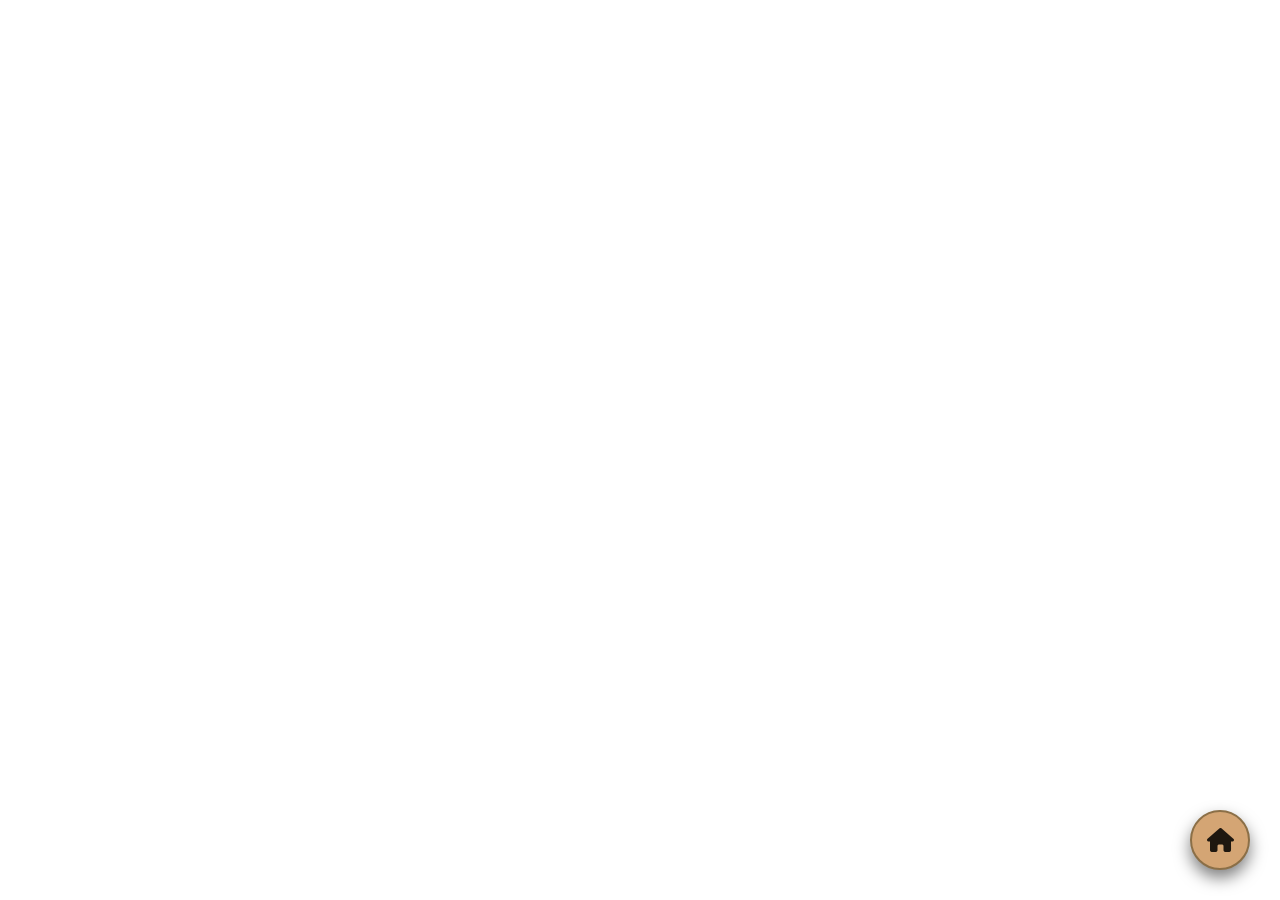
<file: resource/html/index.html>
<!DOCTYPE html>
<html lang="en">
<head>
    <meta charset="UTF-8">
    <meta name="viewport" content="width=device-width, initial-scale=1.0">
    <title>Ranch System - Omni Frontier</title>
    <link rel="stylesheet" href="css/style.css">
    <link rel="stylesheet" href="https://cdnjs.cloudflare.com/ajax/libs/font-awesome/6.4.0/css/all.min.css">
</head>
<body>
    <div class="ranch-ui" id="ranchUI" style="display: none;">
        <!-- Header Bar -->
        <div class="header-bar">
            <div class="ranch-title">
                <i class="fas fa-horse-head"></i>
                <span id="ranchName">Circle T Ranch</span>
            </div>
            <div class="season-weather">
                <span class="season" id="currentSeason">
                    <i class="fas fa-leaf"></i> Spring
                </span>
                <span class="weather" id="currentWeather">
                    <i class="fas fa-sun"></i> Clear
                </span>
            </div>
            <button class="close-btn" onclick="closeUI()">
                <i class="fas fa-times"></i>
            </button>
        </div>

        <!-- Navigation Tabs -->
        <div class="nav-tabs">
            <button class="tab-btn active" onclick="showTab('dashboard')">
                <i class="fas fa-tachometer-alt"></i> Dashboard
            </button>
            <button class="tab-btn" onclick="showTab('livestock')">
                <i class="fas fa-cow"></i> Livestock
            </button>
            <button class="tab-btn" onclick="showTab('workforce')">
                <i class="fas fa-users"></i> Workforce
            </button>
            <button class="tab-btn" onclick="showTab('economy')">
                <i class="fas fa-coins"></i> Economy
            </button>
            <button class="tab-btn" onclick="showTab('environment')">
                <i class="fas fa-tree"></i> Environment
            </button>
            <button class="tab-btn" onclick="showTab('admin')">
                <i class="fas fa-cog"></i> Admin
            </button>
        </div>

        <!-- Dashboard Tab -->
        <div class="tab-content active" id="dashboard">
            <div class="dashboard-header">
                <button class="btn-icon" onclick="openProgressionModal()" title="Skills & Progression">
                    <i class="fas fa-star"></i> Progression
                </button>
                <button class="btn-icon" onclick="openAuctionModal()" title="Auction House">
                    <i class="fas fa-gavel"></i> Auction
                </button>
            </div>
            <div class="dashboard-grid">
                <!-- Quick Stats -->
                <div class="stat-card">
                    <div class="stat-icon">
                        <i class="fas fa-cow"></i>
                    </div>
                    <div class="stat-info">
                        <span class="stat-label">Total Animals</span>
                        <span class="stat-value" id="totalAnimals">0</span>
                    </div>
                </div>
                <div class="stat-card">
                    <div class="stat-icon">
                        <i class="fas fa-users"></i>
                    </div>
                    <div class="stat-info">
                        <span class="stat-label">Workers</span>
                        <span class="stat-value" id="totalWorkers">0</span>
                    </div>
                </div>
                <div class="stat-card">
                    <div class="stat-icon">
                        <i class="fas fa-dollar-sign"></i>
                    </div>
                    <div class="stat-info">
                        <span class="stat-label">Balance</span>
                        <span class="stat-value" id="ranchBalance">$0</span>
                    </div>
                </div>
                <div class="stat-card">
                    <div class="stat-icon">
                        <i class="fas fa-chart-line"></i>
                    </div>
                    <div class="stat-info">
                        <span class="stat-label">Ranch Level</span>
                        <span class="stat-value" id="ranchLevel">1</span>
                    </div>
                </div>

                <!-- Recent Activity -->
                <div class="activity-panel">
                    <h3><i class="fas fa-history"></i> Recent Activity</h3>
                    <div class="activity-list" id="activityList">
                        <div class="activity-item">
                            <span class="activity-time">5 min ago</span>
                            <span class="activity-text">Ranch system initialized</span>
                        </div>
                    </div>
                </div>

                <!-- Ranch Health -->
                <div class="health-panel">
                    <h3><i class="fas fa-heartbeat"></i> Ranch Health</h3>
                    <div class="health-bars">
                        <div class="health-item">
                            <label>Cleanliness</label>
                            <div class="progress-bar">
                                <div class="progress-fill" id="cleanlinessBar" style="width: 75%"></div>
                            </div>
                            <span class="health-value" id="cleanlinessValue">75%</span>
                        </div>
                        <div class="health-item">
                            <label>Morale</label>
                            <div class="progress-bar">
                                <div class="progress-fill morale" id="moraleBar" style="width: 80%"></div>
                            </div>
                            <span class="health-value" id="moraleValue">80%</span>
                        </div>
                        <div class="health-item">
                            <label>Integrity</label>
                            <div class="progress-bar">
                                <div class="progress-fill integrity" id="integrityBar" style="width: 90%"></div>
                            </div>
                            <span class="health-value" id="integrityValue">90%</span>
                        </div>
                    </div>
                </div>
            </div>
        </div>

        <!-- Livestock Tab -->
        <div class="tab-content" id="livestock">
            <div class="livestock-controls">
                <input type="text" class="search-input" placeholder="Search animals..." id="livestockSearch">
                <select class="filter-select" id="speciesFilter">
                    <option value="all">All Species</option>
                    <option value="horse">Horses</option>
                    <option value="cattle">Cattle</option>
                    <option value="sheep">Sheep</option>
                    <option value="pig">Pigs</option>
                    <option value="chicken">Chickens</option>
                </select>
            </div>
            <div class="livestock-grid" id="livestockGrid">
                <!-- Livestock cards will be populated dynamically -->
                <div class="livestock-card">
                    <div class="animal-icon">
                        <i class="fas fa-horse"></i>
                    </div>
                    <h4>Loading animals...</h4>
                    <p>Please wait while we fetch your livestock data.</p>
                </div>
            </div>
        </div>

        <!-- Workforce Tab -->
        <div class="tab-content" id="workforce">
            <div class="workforce-header">
                <h3><i class="fas fa-users"></i> Ranch Workforce</h3>
                <button class="btn-primary" onclick="showHireDialog()">
                    <i class="fas fa-user-plus"></i> Hire Worker
                </button>
            </div>
            <div class="workforce-list" id="workforceList">
                <!-- Workforce entries will be populated dynamically -->
                <div class="worker-card">
                    <div class="worker-info">
                        <i class="fas fa-user"></i>
                        <span>Loading workforce data...</span>
                    </div>
                </div>
            </div>
            <div class="task-board">
                <h3><i class="fas fa-tasks"></i> Task Board</h3>
                <div class="task-list" id="taskList">
                    <!-- Tasks will be populated dynamically -->
                </div>
            </div>
        </div>

        <!-- Economy Tab -->
        <div class="tab-content" id="economy">
            <div class="economy-grid">
                <div class="ledger-panel">
                    <h3><i class="fas fa-book"></i> Ledger</h3>
                    <div class="ledger-summary">
                        <div class="ledger-item">
                            <span>Total Income:</span>
                            <span class="positive" id="totalIncome">$0</span>
                        </div>
                        <div class="ledger-item">
                            <span>Total Expenses:</span>
                            <span class="negative" id="totalExpenses">$0</span>
                        </div>
                        <div class="ledger-item total">
                            <span>Net Balance:</span>
                            <span id="netBalance">$0</span>
                        </div>
                    </div>
                    <div class="ledger-transactions" id="ledgerTransactions">
                        <!-- Transaction history -->
                    </div>
                </div>
                <div class="market-panel">
                    <h3><i class="fas fa-chart-bar"></i> Market Prices</h3>
                    <div class="market-list" id="marketPrices">
                        <!-- Market prices will be populated dynamically -->
                    </div>
                </div>
                <div class="contracts-panel">
                    <h3><i class="fas fa-file-contract"></i> Active Contracts</h3>
                    <div class="contracts-list" id="contractsList">
                        <!-- Contracts will be populated dynamically -->
                    </div>
                </div>
            </div>
        </div>

        <!-- Environment Tab -->
        <div class="tab-content" id="environment">
            <div class="environment-grid">
                <div class="season-panel">
                    <h3><i class="fas fa-calendar-alt"></i> Season Info</h3>
                    <div class="season-display">
                        <div class="season-icon-large" id="seasonIcon">
                            <i class="fas fa-leaf"></i>
                        </div>
                        <div class="season-details">
                            <h2 id="seasonName">Spring</h2>
                            <p id="seasonDescription">Grass is growing, animals are active</p>
                            <div class="season-effects" id="seasonEffects">
                                <span class="effect-badge positive">+15% Crop Growth</span>
                                <span class="effect-badge">+25% Pasture Regrowth</span>
                            </div>
                        </div>
                    </div>
                </div>
                <div class="weather-panel">
                    <h3><i class="fas fa-cloud-sun"></i> Current Weather</h3>
                    <div class="weather-display" id="weatherDisplay">
                        <i class="fas fa-sun weather-icon-large"></i>
                        <p class="weather-type">Clear Skies</p>
                        <p class="temperature">72°F</p>
                    </div>
                </div>
                <div class="hazards-panel">
                    <h3><i class="fas fa-exclamation-triangle"></i> Active Hazards</h3>
                    <div class="hazards-list" id="hazardsList">
                        <p class="no-hazards">No active hazards</p>
                    </div>
                </div>
                <div class="vegetation-panel">
                    <h3><i class="fas fa-seedling"></i> Vegetation Status</h3>
                    <div class="vegetation-stats" id="vegetationStats">
                        <div class="veg-stat">
                            <label>Pasture Quality</label>
                            <div class="progress-bar">
                                <div class="progress-fill" style="width: 85%"></div>
                            </div>
                        </div>
                        <div class="veg-stat">
                            <label>Soil Fertility</label>
                            <div class="progress-bar">
                                <div class="progress-fill" style="width: 70%"></div>
                            </div>
                        </div>
                    </div>
                </div>
            </div>
        </div>

        <!-- Admin Tab -->
        <div class="tab-content" id="admin">
            <div class="admin-panel">
                <h3><i class="fas fa-tools"></i> Administrative Controls</h3>
                <div class="admin-actions">
                    <button class="admin-btn" onclick="adminAction('createRanch')">
                        <i class="fas fa-plus-circle"></i> Create Ranch
                    </button>
                    <button class="admin-btn" onclick="adminAction('transferOwnership')">
                        <i class="fas fa-exchange-alt"></i> Transfer Ownership
                    </button>
                    <button class="admin-btn" onclick="adminAction('setSeason')">
                        <i class="fas fa-calendar"></i> Set Season
                    </button>
                    <button class="admin-btn" onclick="adminAction('triggerHazard')">
                        <i class="fas fa-exclamation-triangle"></i> Trigger Hazard
                    </button>
                    <button class="admin-btn" onclick="adminAction('addAnimal')">
                        <i class="fas fa-horse"></i> Add Animal
                    </button>
                    <button class="admin-btn" onclick="adminAction('grantXP')">
                        <i class="fas fa-star"></i> Grant XP
                    </button>
                </div>
                <div class="admin-logs">
                    <h4><i class="fas fa-clipboard-list"></i> Admin Logs</h4>
                    <div class="log-list" id="adminLogs">
                        <!-- Logs will be populated dynamically -->
                    </div>
                </div>
            </div>
        </div>
    </div>

    <!-- Animal Detail Modal -->
    <div class="modal" id="animalModal" style="display: none;">
        <div class="modal-content modal-large">
            <div class="modal-header">
                <h2><i class="fas fa-horse-head"></i> <span id="modalAnimalName">Animal Details</span></h2>
                <button class="close-btn" onclick="closeAnimalModal()">
                    <i class="fas fa-times"></i>
                </button>
            </div>
            <div class="modal-body">
                <div class="animal-details-grid">
                    <div class="detail-section">
                        <h3><i class="fas fa-info-circle"></i> Basic Info</h3>
                        <div class="info-row">
                            <span class="info-label">Species:</span>
                            <span class="info-value" id="modalSpecies">-</span>
                        </div>
                        <div class="info-row">
                            <span class="info-label">Breed:</span>
                            <span class="info-value" id="modalBreed">-</span>
                        </div>
                        <div class="info-row">
                            <span class="info-label">Age:</span>
                            <span class="info-value" id="modalAge">-</span>
                        </div>
                        <div class="info-row">
                            <span class="info-label">Gender:</span>
                            <span class="info-value" id="modalGender">-</span>
                        </div>
                    </div>
                    <div class="detail-section">
                        <h3><i class="fas fa-heartbeat"></i> Health Status</h3>
                        <div class="stat-bar">
                            <label>Health</label>
                            <div class="progress-bar">
                                <div class="progress-fill" id="modalHealthBar"></div>
                            </div>
                            <span id="modalHealth">-</span>
                        </div>
                        <div class="stat-bar">
                            <label>Trust</label>
                            <div class="progress-bar">
                                <div class="progress-fill morale" id="modalTrustBar"></div>
                            </div>
                            <span id="modalTrust">-</span>
                        </div>
                        <div class="stat-bar">
                            <label>Hunger</label>
                            <div class="progress-bar">
                                <div class="progress-fill integrity" id="modalHungerBar"></div>
                            </div>
                            <span id="modalHunger">-</span>
                        </div>
                    </div>
                    <div class="detail-section">
                        <h3><i class="fas fa-dna"></i> Genetics</h3>
                        <div class="genetics-info">
                            <div class="info-row">
                                <span class="info-label">Bloodline:</span>
                                <span class="info-value" id="modalBloodline">-</span>
                            </div>
                            <div class="info-row">
                                <span class="info-label">Quality:</span>
                                <span class="info-value" id="modalQuality">-</span>
                            </div>
                            <div class="traits-list" id="modalTraits">
                                <!-- Traits will be populated -->
                            </div>
                        </div>
                    </div>
                    <div class="detail-section full-width">
                        <h3><i class="fas fa-clipboard-check"></i> Actions</h3>
                        <div class="action-buttons">
                            <button class="btn-action" onclick="feedAnimal()">
                                <i class="fas fa-apple-alt"></i> Feed
                            </button>
                            <button class="btn-action" onclick="treatAnimal()">
                                <i class="fas fa-medkit"></i> Treat
                            </button>
                            <button class="btn-action" onclick="breedAnimal()">
                                <i class="fas fa-heart"></i> Breed
                            </button>
                            <button class="btn-action" onclick="sellAnimal()">
                                <i class="fas fa-dollar-sign"></i> Sell
                            </button>
                        </div>
                    </div>
                </div>
            </div>
        </div>
    </div>

    <!-- Progression/Skills Tab (Hidden by default, toggled via button) -->
    <div class="modal" id="progressionModal" style="display: none;">
        <div class="modal-content modal-xlarge">
            <div class="modal-header">
                <h2><i class="fas fa-star"></i> Progression & Skills</h2>
                <button class="close-btn" onclick="closeProgressionModal()">
                    <i class="fas fa-times"></i>
                </button>
            </div>
            <div class="modal-body">
                <div class="progression-container">
                    <div class="xp-section">
                        <h3>Ranch Level <span id="progLevel">1</span></h3>
                        <div class="xp-bar">
                            <div class="xp-fill" id="xpBar" style="width: 0%"></div>
                        </div>
                        <p class="xp-text"><span id="currentXP">0</span> / <span id="requiredXP">1000</span> XP</p>
                    </div>
                    <div class="skills-grid">
                        <div class="skill-tree">
                            <h3><i class="fas fa-paw"></i> Husbandry</h3>
                            <div class="skill-list" id="husbandrySkills"></div>
                        </div>
                        <div class="skill-tree">
                            <h3><i class="fas fa-syringe"></i> Veterinary</h3>
                            <div class="skill-list" id="veterinarySkills"></div>
                        </div>
                        <div class="skill-tree">
                            <h3><i class="fas fa-horse-head"></i> Wrangler</h3>
                            <div class="skill-list" id="wranglerSkills"></div>
                        </div>
                        <div class="skill-tree">
                            <h3><i class="fas fa-warehouse"></i> Teamster</h3>
                            <div class="skill-list" id="teamsterSkills"></div>
                        </div>
                    </div>
                    <div class="achievements-section">
                        <h3><i class="fas fa-trophy"></i> Achievements</h3>
                        <div class="achievements-grid" id="achievementsList"></div>
                    </div>
                </div>
            </div>
        </div>
    </div>

    <!-- Auction House Modal -->
    <div class="modal" id="auctionModal" style="display: none;">
        <div class="modal-content modal-large">
            <div class="modal-header">
                <h2><i class="fas fa-gavel"></i> Auction House</h2>
                <button class="close-btn" onclick="closeAuctionModal()">
                    <i class="fas fa-times"></i>
                </button>
            </div>
            <div class="modal-body">
                <div class="auction-container">
                    <div class="auction-controls">
                        <select class="filter-select" id="auctionFilter">
                            <option value="all">All Auctions</option>
                            <option value="livestock">Livestock</option>
                            <option value="equipment">Equipment</option>
                            <option value="goods">Goods</option>
                        </select>
                    </div>
                    <div class="auction-listings" id="auctionListings">
                        <!-- Auction items will be populated -->
                    </div>
                </div>
            </div>
        </div>
    </div>

    <!-- Notification Toast -->
    <div class="notification-toast" id="notificationToast" style="display: none;">
        <i class="fas fa-info-circle" id="toastIcon"></i>
        <span id="toastMessage">Notification</span>
    </div>

    <!-- Tooltip -->
    <div class="tooltip" id="tooltip" style="display: none;">
        <div class="tooltip-content" id="tooltipContent"></div>
    </div>

    <!-- Quick Access Button (floating) -->
    <div class="quick-access-btn" onclick="showTab('dashboard')" title="Open Dashboard">
        <i class="fas fa-home"></i>
    </div>

    <script src="https://code.jquery.com/jquery-3.6.0.min.js" integrity="sha256-/xUj+3OJU5yExlq6GSYGSHk7tPXikynS7ogEvDej/m4=" crossorigin="anonymous"></script>
    <script src="js/app.js"></script>
</body>
</html>
</file>
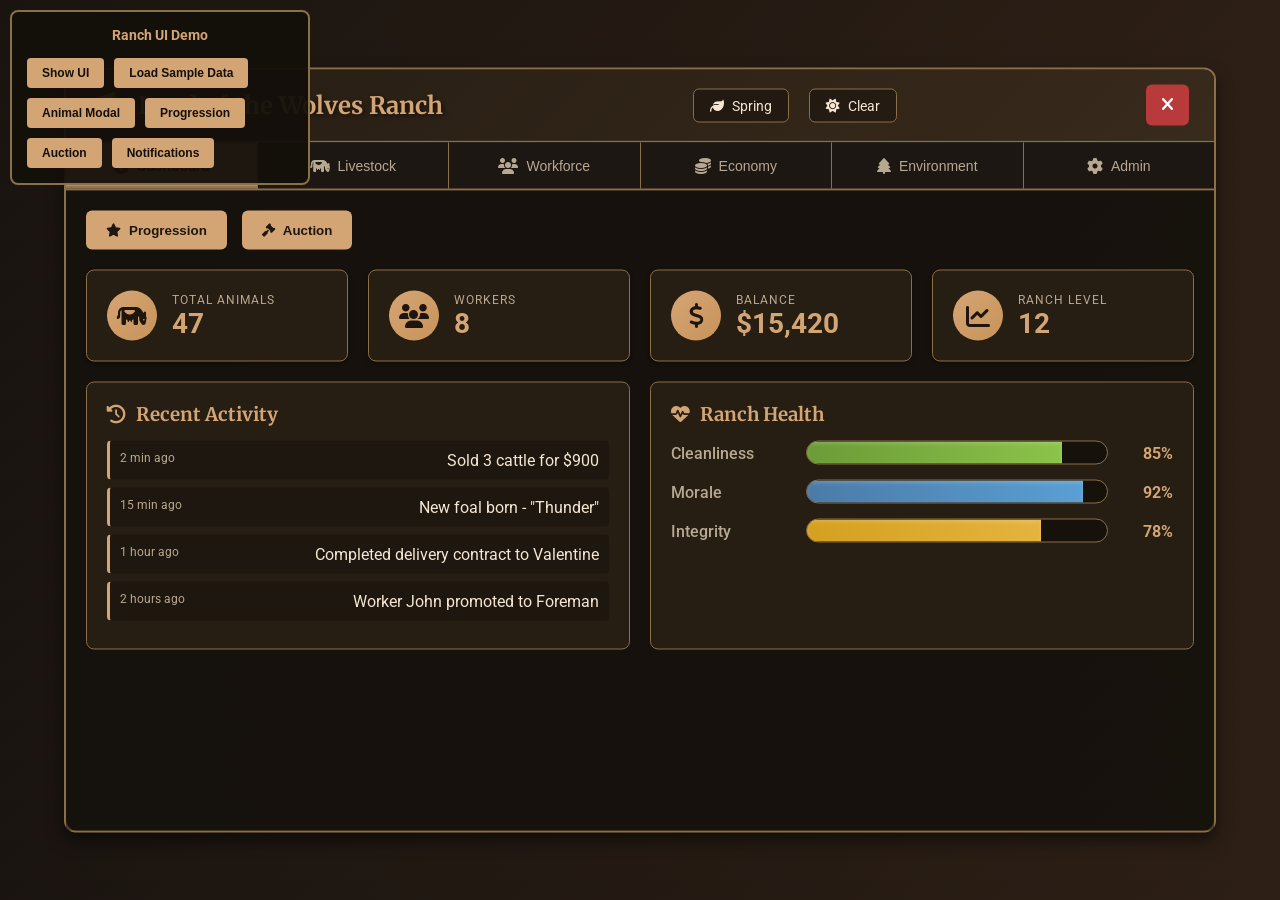
<file: resource/html/demo.html>
<!DOCTYPE html>
<html lang="en">
<head>
    <meta charset="UTF-8">
    <meta name="viewport" content="width=device-width, initial-scale=1.0">
    <title>Ranch System UI Demo - Land of the Wolves</title>
    <link rel="stylesheet" href="css/style.css">
    <link rel="stylesheet" href="https://cdnjs.cloudflare.com/ajax/libs/font-awesome/6.4.0/css/all.min.css">
    <style>
        /* Demo-specific styles */
        body {
            background: linear-gradient(135deg, #1a1410 0%, #2d1f15 100%);
            padding: 20px;
        }
        
        .demo-controls {
            position: fixed;
            top: 10px;
            left: 10px;
            background: rgba(20, 15, 10, 0.95);
            border: 2px solid #8b6f47;
            border-radius: 8px;
            padding: 15px;
            z-index: 30000;
            display: flex;
            gap: 10px;
            flex-wrap: wrap;
            max-width: 300px;
        }
        
        .demo-btn {
            background: #d4a574;
            border: none;
            color: #140f0a;
            padding: 8px 15px;
            border-radius: 4px;
            cursor: pointer;
            font-weight: 600;
            font-size: 12px;
            transition: all 0.3s;
        }
        
        .demo-btn:hover {
            background: #c9935a;
            transform: scale(1.05);
        }
        
        .demo-title {
            width: 100%;
            color: #d4a574;
            font-weight: 700;
            font-size: 14px;
            margin-bottom: 5px;
            text-align: center;
        }
    </style>
</head>
<body>
    <!-- Demo Controls -->
    <div class="demo-controls">
        <div class="demo-title">Ranch UI Demo</div>
        <button class="demo-btn" onclick="showUI()">Show UI</button>
        <button class="demo-btn" onclick="loadSampleData()">Load Sample Data</button>
        <button class="demo-btn" onclick="demoAnimalModal()">Animal Modal</button>
        <button class="demo-btn" onclick="demoProgression()">Progression</button>
        <button class="demo-btn" onclick="demoAuction()">Auction</button>
        <button class="demo-btn" onclick="demoNotifications()">Notifications</button>
    </div>

    <!-- Main Ranch UI (copied from index.html) -->
    <div class="ranch-ui" id="ranchUI" style="display: none;">
        <!-- Header Bar -->
        <div class="header-bar">
            <div class="ranch-title">
                <i class="fas fa-horse-head"></i>
                <span id="ranchName">Land of the Wolves Ranch</span>
            </div>
            <div class="season-weather">
                <span class="season" id="currentSeason">
                    <i class="fas fa-leaf"></i> Spring
                </span>
                <span class="weather" id="currentWeather">
                    <i class="fas fa-sun"></i> Clear
                </span>
            </div>
            <button class="close-btn" onclick="closeUI()">
                <i class="fas fa-times"></i>
            </button>
        </div>

        <!-- Navigation Tabs -->
        <div class="nav-tabs">
            <button class="tab-btn active" onclick="showTab('dashboard')">
                <i class="fas fa-tachometer-alt"></i> Dashboard
            </button>
            <button class="tab-btn" onclick="showTab('livestock')">
                <i class="fas fa-cow"></i> Livestock
            </button>
            <button class="tab-btn" onclick="showTab('workforce')">
                <i class="fas fa-users"></i> Workforce
            </button>
            <button class="tab-btn" onclick="showTab('economy')">
                <i class="fas fa-coins"></i> Economy
            </button>
            <button class="tab-btn" onclick="showTab('environment')">
                <i class="fas fa-tree"></i> Environment
            </button>
            <button class="tab-btn" onclick="showTab('admin')">
                <i class="fas fa-cog"></i> Admin
            </button>
        </div>

        <!-- Dashboard Tab -->
        <div class="tab-content active" id="dashboard">
            <div class="dashboard-header">
                <button class="btn-icon" onclick="openProgressionModal()" title="Skills & Progression">
                    <i class="fas fa-star"></i> Progression
                </button>
                <button class="btn-icon" onclick="openAuctionModal()" title="Auction House">
                    <i class="fas fa-gavel"></i> Auction
                </button>
            </div>
            <div class="dashboard-grid">
                <!-- Quick Stats -->
                <div class="stat-card">
                    <div class="stat-icon">
                        <i class="fas fa-cow"></i>
                    </div>
                    <div class="stat-info">
                        <span class="stat-label">Total Animals</span>
                        <span class="stat-value" id="totalAnimals">47</span>
                    </div>
                </div>
                <div class="stat-card">
                    <div class="stat-icon">
                        <i class="fas fa-users"></i>
                    </div>
                    <div class="stat-info">
                        <span class="stat-label">Workers</span>
                        <span class="stat-value" id="totalWorkers">8</span>
                    </div>
                </div>
                <div class="stat-card">
                    <div class="stat-icon">
                        <i class="fas fa-dollar-sign"></i>
                    </div>
                    <div class="stat-info">
                        <span class="stat-label">Balance</span>
                        <span class="stat-value" id="ranchBalance">$15,420</span>
                    </div>
                </div>
                <div class="stat-card">
                    <div class="stat-icon">
                        <i class="fas fa-chart-line"></i>
                    </div>
                    <div class="stat-info">
                        <span class="stat-label">Ranch Level</span>
                        <span class="stat-value" id="ranchLevel">12</span>
                    </div>
                </div>

                <!-- Recent Activity -->
                <div class="activity-panel">
                    <h3><i class="fas fa-history"></i> Recent Activity</h3>
                    <div class="activity-list" id="activityList">
                        <div class="activity-item">
                            <span class="activity-time">2 min ago</span>
                            <span class="activity-text">Sold 3 cattle for $900</span>
                        </div>
                        <div class="activity-item">
                            <span class="activity-time">15 min ago</span>
                            <span class="activity-text">New foal born - "Thunder"</span>
                        </div>
                        <div class="activity-item">
                            <span class="activity-time">1 hour ago</span>
                            <span class="activity-text">Completed delivery contract to Valentine</span>
                        </div>
                        <div class="activity-item">
                            <span class="activity-time">2 hours ago</span>
                            <span class="activity-text">Worker John promoted to Foreman</span>
                        </div>
                    </div>
                </div>

                <!-- Ranch Health -->
                <div class="health-panel">
                    <h3><i class="fas fa-heartbeat"></i> Ranch Health</h3>
                    <div class="health-bars">
                        <div class="health-item">
                            <label>Cleanliness</label>
                            <div class="progress-bar">
                                <div class="progress-fill" id="cleanlinessBar" style="width: 85%"></div>
                            </div>
                            <span class="health-value" id="cleanlinessValue">85%</span>
                        </div>
                        <div class="health-item">
                            <label>Morale</label>
                            <div class="progress-bar">
                                <div class="progress-fill morale" id="moraleBar" style="width: 92%"></div>
                            </div>
                            <span class="health-value" id="moraleValue">92%</span>
                        </div>
                        <div class="health-item">
                            <label>Integrity</label>
                            <div class="progress-bar">
                                <div class="progress-fill integrity" id="integrityBar" style="width: 78%"></div>
                            </div>
                            <span class="health-value" id="integrityValue">78%</span>
                        </div>
                    </div>
                </div>
            </div>
        </div>

        <!-- Livestock Tab -->
        <div class="tab-content" id="livestock">
            <div class="livestock-controls">
                <input type="text" class="search-input" placeholder="Search animals..." id="livestockSearch">
                <select class="filter-select" id="speciesFilter">
                    <option value="all">All Species</option>
                    <option value="horse">Horses</option>
                    <option value="cattle">Cattle</option>
                    <option value="sheep">Sheep</option>
                    <option value="pig">Pigs</option>
                    <option value="chicken">Chickens</option>
                </select>
            </div>
            <div class="livestock-grid" id="livestockGrid"></div>
        </div>

        <!-- Other tabs omitted for brevity - same as index.html -->
        <div class="tab-content" id="workforce"><p style="text-align: center; padding: 40px; color: var(--text-secondary);">Workforce tab content...</p></div>
        <div class="tab-content" id="economy"><p style="text-align: center; padding: 40px; color: var(--text-secondary);">Economy tab content...</p></div>
        <div class="tab-content" id="environment"><p style="text-align: center; padding: 40px; color: var(--text-secondary);">Environment tab content...</p></div>
        <div class="tab-content" id="admin"><p style="text-align: center; padding: 40px; color: var(--text-secondary);">Admin tab content...</p></div>
    </div>

    <!-- Animal Modal (same as index.html) -->
    <div class="modal" id="animalModal" style="display: none;">
        <div class="modal-content modal-large">
            <div class="modal-header">
                <h2><i class="fas fa-horse-head"></i> <span id="modalAnimalName">Animal Details</span></h2>
                <button class="close-btn" onclick="closeAnimalModal()">
                    <i class="fas fa-times"></i>
                </button>
            </div>
            <div class="modal-body">
                <div class="animal-details-grid">
                    <div class="detail-section">
                        <h3><i class="fas fa-info-circle"></i> Basic Info</h3>
                        <div class="info-row">
                            <span class="info-label">Species:</span>
                            <span class="info-value" id="modalSpecies">Horse</span>
                        </div>
                        <div class="info-row">
                            <span class="info-label">Breed:</span>
                            <span class="info-value" id="modalBreed">American Paint</span>
                        </div>
                        <div class="info-row">
                            <span class="info-label">Age:</span>
                            <span class="info-value" id="modalAge">3 years</span>
                        </div>
                        <div class="info-row">
                            <span class="info-label">Gender:</span>
                            <span class="info-value" id="modalGender">Mare</span>
                        </div>
                    </div>
                    <div class="detail-section">
                        <h3><i class="fas fa-heartbeat"></i> Health Status</h3>
                        <div class="stat-bar">
                            <label>Health</label>
                            <div class="progress-bar">
                                <div class="progress-fill" id="modalHealthBar" style="width: 95%"></div>
                            </div>
                            <span id="modalHealth">95%</span>
                        </div>
                        <div class="stat-bar">
                            <label>Trust</label>
                            <div class="progress-bar">
                                <div class="progress-fill morale" id="modalTrustBar" style="width: 87%"></div>
                            </div>
                            <span id="modalTrust">87%</span>
                        </div>
                        <div class="stat-bar">
                            <label>Hunger</label>
                            <div class="progress-bar">
                                <div class="progress-fill integrity" id="modalHungerBar" style="width: 60%"></div>
                            </div>
                            <span id="modalHunger">60%</span>
                        </div>
                    </div>
                    <div class="detail-section">
                        <h3><i class="fas fa-dna"></i> Genetics</h3>
                        <div class="genetics-info">
                            <div class="info-row">
                                <span class="info-label">Bloodline:</span>
                                <span class="info-value" id="modalBloodline">Champion Line</span>
                            </div>
                            <div class="info-row">
                                <span class="info-label">Quality:</span>
                                <span class="info-value"><span class="quality-badge excellent">Excellent</span></span>
                            </div>
                            <div class="traits-list" id="modalTraits">
                                <span class="trait-badge">Fast Runner</span>
                                <span class="trait-badge">Calm Temperament</span>
                                <span class="trait-badge">Strong Build</span>
                            </div>
                        </div>
                    </div>
                    <div class="detail-section full-width">
                        <h3><i class="fas fa-clipboard-check"></i> Actions</h3>
                        <div class="action-buttons">
                            <button class="btn-action" onclick="alert('Feed action')">
                                <i class="fas fa-apple-alt"></i> Feed
                            </button>
                            <button class="btn-action" onclick="alert('Treat action')">
                                <i class="fas fa-medkit"></i> Treat
                            </button>
                            <button class="btn-action" onclick="alert('Breed action')">
                                <i class="fas fa-heart"></i> Breed
                            </button>
                            <button class="btn-action" onclick="alert('Sell action')">
                                <i class="fas fa-dollar-sign"></i> Sell
                            </button>
                        </div>
                    </div>
                </div>
            </div>
        </div>
    </div>

    <!-- Progression Modal -->
    <div class="modal" id="progressionModal" style="display: none;">
        <div class="modal-content modal-xlarge">
            <div class="modal-header">
                <h2><i class="fas fa-star"></i> Progression & Skills</h2>
                <button class="close-btn" onclick="closeProgressionModal()">
                    <i class="fas fa-times"></i>
                </button>
            </div>
            <div class="modal-body">
                <div class="progression-container">
                    <div class="xp-section">
                        <h3>Ranch Level <span id="progLevel">12</span></h3>
                        <div class="xp-bar">
                            <div class="xp-fill" id="xpBar" style="width: 65%"></div>
                        </div>
                        <p class="xp-text"><span id="currentXP">6,500</span> / <span id="requiredXP">10,000</span> XP</p>
                    </div>
                    <div class="skills-grid">
                        <div class="skill-tree">
                            <h3><i class="fas fa-paw"></i> Husbandry</h3>
                            <div class="skill-list" id="husbandrySkills">
                                <div class="skill-item">
                                    <span class="skill-name">Basic Training</span>
                                    <span class="skill-level">Lvl 5</span>
                                </div>
                                <div class="skill-item">
                                    <span class="skill-name">Advanced Care</span>
                                    <span class="skill-level">Lvl 3</span>
                                </div>
                                <div class="skill-item locked">
                                    <span class="skill-name">Master Handler</span>
                                    <span class="skill-level">Lvl 0</span>
                                </div>
                            </div>
                        </div>
                        <div class="skill-tree">
                            <h3><i class="fas fa-syringe"></i> Veterinary</h3>
                            <div class="skill-list" id="veterinarySkills">
                                <div class="skill-item">
                                    <span class="skill-name">First Aid</span>
                                    <span class="skill-level">Lvl 4</span>
                                </div>
                                <div class="skill-item">
                                    <span class="skill-name">Disease Treatment</span>
                                    <span class="skill-level">Lvl 2</span>
                                </div>
                                <div class="skill-item locked">
                                    <span class="skill-name">Surgery</span>
                                    <span class="skill-level">Lvl 0</span>
                                </div>
                            </div>
                        </div>
                        <div class="skill-tree">
                            <h3><i class="fas fa-horse-head"></i> Wrangler</h3>
                            <div class="skill-list" id="wranglerSkills">
                                <div class="skill-item">
                                    <span class="skill-name">Roping</span>
                                    <span class="skill-level">Lvl 6</span>
                                </div>
                                <div class="skill-item">
                                    <span class="skill-name">Breaking</span>
                                    <span class="skill-level">Lvl 4</span>
                                </div>
                                <div class="skill-item">
                                    <span class="skill-name">Cattle Drive</span>
                                    <span class="skill-level">Lvl 3</span>
                                </div>
                            </div>
                        </div>
                        <div class="skill-tree">
                            <h3><i class="fas fa-warehouse"></i> Teamster</h3>
                            <div class="skill-list" id="teamsterSkills">
                                <div class="skill-item">
                                    <span class="skill-name">Wagon Handling</span>
                                    <span class="skill-level">Lvl 3</span>
                                </div>
                                <div class="skill-item locked">
                                    <span class="skill-name">Long Haul</span>
                                    <span class="skill-level">Lvl 0</span>
                                </div>
                                <div class="skill-item locked">
                                    <span class="skill-name">Master Trader</span>
                                    <span class="skill-level">Lvl 0</span>
                                </div>
                            </div>
                        </div>
                    </div>
                    <div class="achievements-section">
                        <h3><i class="fas fa-trophy"></i> Achievements</h3>
                        <div class="achievements-grid" id="achievementsList">
                            <div class="achievement-card">
                                <div class="achievement-icon">
                                    <i class="fas fa-paw"></i>
                                </div>
                                <div class="achievement-name">First Steps</div>
                                <div class="achievement-desc">Purchase your first animal</div>
                            </div>
                            <div class="achievement-card">
                                <div class="achievement-icon">
                                    <i class="fas fa-horse-head"></i>
                                </div>
                                <div class="achievement-name">Growing Herd</div>
                                <div class="achievement-desc">Own 10 animals</div>
                            </div>
                            <div class="achievement-card locked">
                                <div class="achievement-icon">
                                    <i class="fas fa-heart"></i>
                                </div>
                                <div class="achievement-name">New Life</div>
                                <div class="achievement-desc">Birth your first animal</div>
                            </div>
                            <div class="achievement-card locked">
                                <div class="achievement-icon">
                                    <i class="fas fa-trophy"></i>
                                </div>
                                <div class="achievement-name">Master Breeder</div>
                                <div class="achievement-desc">Breed 50 animals</div>
                            </div>
                            <div class="achievement-card">
                                <div class="achievement-icon">
                                    <i class="fas fa-dollar-sign"></i>
                                </div>
                                <div class="achievement-name">Entrepreneur</div>
                                <div class="achievement-desc">Sell your first animal</div>
                            </div>
                            <div class="achievement-card locked">
                                <div class="achievement-icon">
                                    <i class="fas fa-coins"></i>
                                </div>
                                <div class="achievement-name">Wealthy Rancher</div>
                                <div class="achievement-desc">Earn $10,000</div>
                            </div>
                        </div>
                    </div>
                </div>
            </div>
        </div>
    </div>

    <!-- Auction Modal -->
    <div class="modal" id="auctionModal" style="display: none;">
        <div class="modal-content modal-large">
            <div class="modal-header">
                <h2><i class="fas fa-gavel"></i> Auction House</h2>
                <button class="close-btn" onclick="closeAuctionModal()">
                    <i class="fas fa-times"></i>
                </button>
            </div>
            <div class="modal-body">
                <div class="auction-container">
                    <div class="auction-controls">
                        <select class="filter-select" id="auctionFilter">
                            <option value="all">All Auctions</option>
                            <option value="livestock">Livestock</option>
                            <option value="equipment">Equipment</option>
                            <option value="goods">Goods</option>
                        </select>
                    </div>
                    <div class="auction-listings" id="auctionListings">
                        <div class="auction-item">
                            <div class="auction-header">
                                <span class="auction-title">American Paint Horse</span>
                                <span class="auction-timer"><i class="fas fa-clock"></i> 2h 15m</span>
                            </div>
                            <div class="auction-details">
                                <div class="auction-detail-row">
                                    <span>Seller:</span>
                                    <span>John Doe</span>
                                </div>
                                <div class="auction-detail-row">
                                    <span>Quality:</span>
                                    <span class="quality-badge excellent">Excellent</span>
                                </div>
                                <div class="auction-detail-row">
                                    <span>Current Bid:</span>
                                    <span style="color: var(--accent-color); font-weight: 700;">$450</span>
                                </div>
                            </div>
                            <div class="auction-bid">
                                <input type="number" class="bid-input" placeholder="Your bid" value="500" />
                                <button class="bid-btn" onclick="alert('Bid placed!')">
                                    <i class="fas fa-gavel"></i> Bid
                                </button>
                            </div>
                        </div>
                        <div class="auction-item">
                            <div class="auction-header">
                                <span class="auction-title">Angus Bull</span>
                                <span class="auction-timer"><i class="fas fa-clock"></i> 5h 30m</span>
                            </div>
                            <div class="auction-details">
                                <div class="auction-detail-row">
                                    <span>Seller:</span>
                                    <span>Jane Smith</span>
                                </div>
                                <div class="auction-detail-row">
                                    <span>Quality:</span>
                                    <span class="quality-badge superior">Superior</span>
                                </div>
                                <div class="auction-detail-row">
                                    <span>Current Bid:</span>
                                    <span style="color: var(--accent-color); font-weight: 700;">$800</span>
                                </div>
                            </div>
                            <div class="auction-bid">
                                <input type="number" class="bid-input" placeholder="Your bid" value="850" />
                                <button class="bid-btn" onclick="alert('Bid placed!')">
                                    <i class="fas fa-gavel"></i> Bid
                                </button>
                            </div>
                        </div>
                    </div>
                </div>
            </div>
        </div>
    </div>

    <!-- Notification Toast -->
    <div class="notification-toast" id="notificationToast" style="display: none;">
        <i class="fas fa-info-circle" id="toastIcon"></i>
        <span id="toastMessage">Notification</span>
    </div>

    <script src="https://code.jquery.com/jquery-3.6.0.min.js" integrity="sha256-/xUj+3OJU5yExlq6GSYGSHk7tPXikynS7ogEvDej/m4=" crossorigin="anonymous"></script>
    <script>
        // Demo functions
        function showUI() {
            $('#ranchUI').fadeIn(300);
            loadSampleData();
        }
        
        function closeUI() {
            $('#ranchUI').fadeOut(300);
        }
        
        function showTab(tabName) {
            $('.tab-btn').removeClass('active');
            $(`.tab-btn:contains('${tabName}')`).addClass('active');
            $('.tab-content').removeClass('active');
            $(`#${tabName}`).addClass('active');
        }
        
        function loadSampleData() {
            // Load sample livestock
            const livestock = [
                { id: 1, name: 'Thunder', species: 'horse', breed: 'American Paint', health: 0.95, trust: 0.87 },
                { id: 2, name: 'Daisy', species: 'cattle', breed: 'Angus', health: 0.88, trust: 0.75 },
                { id: 3, name: 'Wooly', species: 'sheep', breed: 'Merino', health: 0.92, trust: 0.80 },
                { id: 4, name: 'Spirit', species: 'horse', breed: 'Arabian', health: 0.98, trust: 0.95 },
                { id: 5, name: 'Bessie', species: 'cattle', breed: 'Hereford', health: 0.85, trust: 0.70 },
                { id: 6, name: 'Cluckers', species: 'chicken', breed: 'Rhode Island Red', health: 0.90, trust: 0.60 }
            ];
            
            const grid = $('#livestockGrid');
            grid.empty();
            
            livestock.forEach(animal => {
                const icon = getAnimalIcon(animal.species);
                const card = $(`
                    <div class="livestock-card">
                        <div class="animal-icon">
                            <i class="${icon}"></i>
                        </div>
                        <h4>${animal.name}</h4>
                        <p>Species: ${animal.species.charAt(0).toUpperCase() + animal.species.slice(1)}</p>
                        <p>Health: ${Math.round(animal.health * 100)}%</p>
                        <p>Trust: ${Math.round(animal.trust * 100)}%</p>
                    </div>
                `);
                card.click(() => demoAnimalModal());
                grid.append(card);
            });
        }
        
        function getAnimalIcon(species) {
            const icons = {
                'horse': 'fas fa-horse',
                'cattle': 'fas fa-cow',
                'sheep': 'fas fa-sheep',
                'pig': 'fas fa-piggy-bank',
                'chicken': 'fas fa-egg'
            };
            return icons[species] || 'fas fa-paw';
        }
        
        function demoAnimalModal() {
            $('#animalModal').fadeIn(300);
        }
        
        function closeAnimalModal() {
            $('#animalModal').fadeOut(300);
        }
        
        function demoProgression() {
            $('#progressionModal').fadeIn(300);
        }
        
        function closeProgressionModal() {
            $('#progressionModal').fadeOut(300);
        }
        
        function demoAuction() {
            $('#auctionModal').fadeIn(300);
        }
        
        function closeAuctionModal() {
            $('#auctionModal').fadeOut(300);
        }
        
        function demoNotifications() {
            const messages = [
                { text: 'New animal born: "Little Thunder"', type: 'success' },
                { text: 'Worker morale is low', type: 'warning' },
                { text: 'Contract completed!', type: 'success' },
                { text: 'Storm warning - secure animals', type: 'error' }
            ];
            
            let i = 0;
            const interval = setInterval(() => {
                if (i >= messages.length) {
                    clearInterval(interval);
                    return;
                }
                showNotification(messages[i].text, messages[i].type);
                i++;
            }, 3500);
        }
        
        function showNotification(message, type = 'info') {
            const toast = $('#notificationToast');
            const icon = $('#toastIcon');
            const msgSpan = $('#toastMessage');
            
            const icons = {
                'success': 'fa-check-circle',
                'error': 'fa-exclamation-circle',
                'warning': 'fa-exclamation-triangle',
                'info': 'fa-info-circle'
            };
            
            icon.removeClass().addClass('fas ' + (icons[type] || icons['info']));
            toast.removeClass('success error warning').addClass(type);
            msgSpan.text(message);
            
            toast.fadeIn(300);
            setTimeout(() => {
                toast.fadeOut(300);
            }, 3000);
        }
        
        // Auto-show UI on load
        $(document).ready(function() {
            setTimeout(() => {
                showUI();
            }, 500);
        });
    </script>
</body>
</html>
</file>
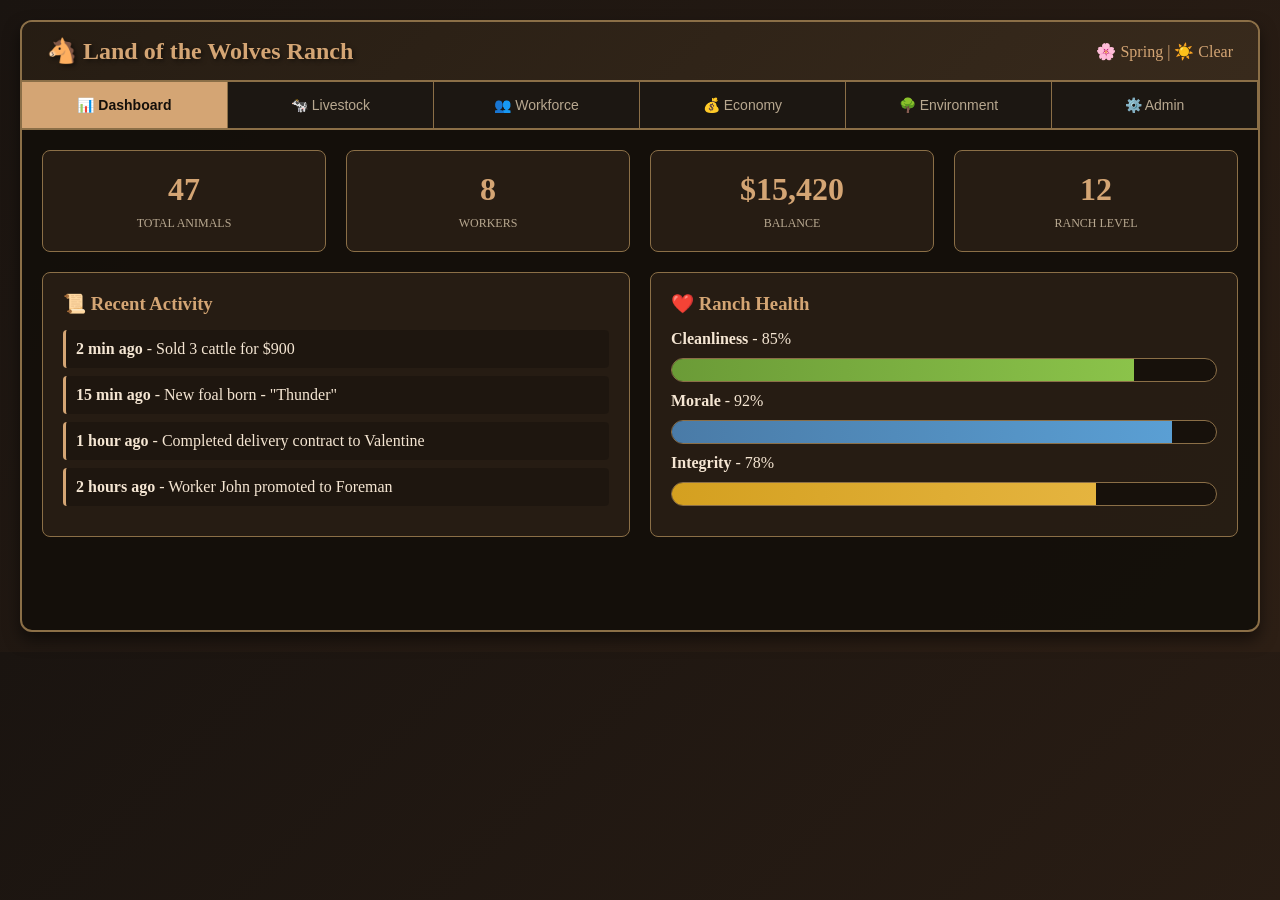
<file: resource/html/screenshot-demo.html>
<!DOCTYPE html>
<html>
<head>
    <meta charset="UTF-8">
    <title>Ranch System UI</title>
    <style>
        * { margin: 0; padding: 0; box-sizing: border-box; }
        body {
            font-family: 'Georgia', serif;
            background: linear-gradient(135deg, #1a1410 0%, #2d1f15 100%);
            padding: 20px;
            color: #f5e6d3;
        }
        .ranch-ui {
            max-width: 1400px;
            margin: 0 auto;
            background: rgba(20, 15, 10, 0.95);
            border: 2px solid #8b6f47;
            border-radius: 12px;
            box-shadow: 0 8px 16px rgba(0, 0, 0, 0.5);
        }
        .header-bar {
            display: flex;
            justify-content: space-between;
            align-items: center;
            padding: 15px 25px;
            background: linear-gradient(135deg, rgba(40, 30, 20, 0.9), rgba(60, 45, 30, 0.9));
            border-bottom: 2px solid #8b6f47;
            border-radius: 10px 10px 0 0;
        }
        .ranch-title {
            font-size: 24px;
            font-weight: 700;
            color: #d4a574;
            text-shadow: 2px 2px 4px rgba(0, 0, 0, 0.5);
        }
        .nav-tabs {
            display: flex;
            background: rgba(30, 25, 20, 0.8);
            border-bottom: 2px solid #8b6f47;
        }
        .tab-btn {
            flex: 1;
            background: transparent;
            border: none;
            color: #b8a890;
            padding: 15px 10px;
            cursor: pointer;
            font-size: 14px;
            border-right: 1px solid #8b6f47;
        }
        .tab-btn.active {
            background: #d4a574;
            color: #140f0a;
            font-weight: 700;
        }
        .tab-content {
            padding: 20px;
            min-height: 500px;
        }
        .dashboard-grid {
            display: grid;
            grid-template-columns: repeat(4, 1fr);
            gap: 20px;
        }
        .stat-card {
            background: rgba(40, 30, 20, 0.9);
            border: 1px solid #8b6f47;
            border-radius: 8px;
            padding: 20px;
            text-align: center;
        }
        .stat-value {
            font-size: 32px;
            font-weight: 700;
            color: #d4a574;
        }
        .stat-label {
            font-size: 12px;
            color: #b8a890;
            text-transform: uppercase;
            margin-top: 8px;
        }
        .activity-panel {
            grid-column: span 2;
            background: rgba(40, 30, 20, 0.9);
            border: 1px solid #8b6f47;
            border-radius: 8px;
            padding: 20px;
        }
        .activity-panel h3 {
            color: #d4a574;
            margin-bottom: 15px;
        }
        .activity-item {
            padding: 10px;
            margin-bottom: 8px;
            background: rgba(0, 0, 0, 0.2);
            border-left: 3px solid #d4a574;
            border-radius: 4px;
        }
        .health-panel {
            grid-column: span 2;
            background: rgba(40, 30, 20, 0.9);
            border: 1px solid #8b6f47;
            border-radius: 8px;
            padding: 20px;
        }
        .health-panel h3 {
            color: #d4a574;
            margin-bottom: 15px;
        }
        .progress-bar {
            height: 24px;
            background: rgba(0, 0, 0, 0.4);
            border-radius: 12px;
            overflow: hidden;
            border: 1px solid #8b6f47;
            margin: 10px 0;
        }
        .progress-fill {
            height: 100%;
            background: linear-gradient(90deg, #6b9b37, #8bc34a);
        }
    </style>
</head>
<body>
    <div class="ranch-ui">
        <div class="header-bar">
            <div class="ranch-title">🐴 Land of the Wolves Ranch</div>
            <div style="color: #d4a574;">🌸 Spring | ☀️ Clear</div>
        </div>
        <div class="nav-tabs">
            <button class="tab-btn active">📊 Dashboard</button>
            <button class="tab-btn">🐄 Livestock</button>
            <button class="tab-btn">👥 Workforce</button>
            <button class="tab-btn">💰 Economy</button>
            <button class="tab-btn">🌳 Environment</button>
            <button class="tab-btn">⚙️ Admin</button>
        </div>
        <div class="tab-content">
            <div class="dashboard-grid">
                <div class="stat-card">
                    <div class="stat-value">47</div>
                    <div class="stat-label">Total Animals</div>
                </div>
                <div class="stat-card">
                    <div class="stat-value">8</div>
                    <div class="stat-label">Workers</div>
                </div>
                <div class="stat-card">
                    <div class="stat-value">$15,420</div>
                    <div class="stat-label">Balance</div>
                </div>
                <div class="stat-card">
                    <div class="stat-value">12</div>
                    <div class="stat-label">Ranch Level</div>
                </div>
                <div class="activity-panel">
                    <h3>📜 Recent Activity</h3>
                    <div class="activity-item">
                        <strong>2 min ago</strong> - Sold 3 cattle for $900
                    </div>
                    <div class="activity-item">
                        <strong>15 min ago</strong> - New foal born - "Thunder"
                    </div>
                    <div class="activity-item">
                        <strong>1 hour ago</strong> - Completed delivery contract to Valentine
                    </div>
                    <div class="activity-item">
                        <strong>2 hours ago</strong> - Worker John promoted to Foreman
                    </div>
                </div>
                <div class="health-panel">
                    <h3>❤️ Ranch Health</h3>
                    <div>
                        <strong>Cleanliness</strong> - 85%
                        <div class="progress-bar">
                            <div class="progress-fill" style="width: 85%"></div>
                        </div>
                    </div>
                    <div>
                        <strong>Morale</strong> - 92%
                        <div class="progress-bar">
                            <div class="progress-fill" style="width: 92%; background: linear-gradient(90deg, #4a7ba7, #5a9fd4);"></div>
                        </div>
                    </div>
                    <div>
                        <strong>Integrity</strong> - 78%
                        <div class="progress-bar">
                            <div class="progress-fill" style="width: 78%; background: linear-gradient(90deg, #d4a020, #e5b43f);"></div>
                        </div>
                    </div>
                </div>
            </div>
        </div>
    </div>
</body>
</html>
</file>
<file: resource/html/css/style.css>
/* Ranch System - Omni Frontier UI Stylesheet */
/* Supreme-level RedM compatible design */

@import url('https://fonts.googleapis.com/css2?family=Merriweather:wght@400;700&family=Roboto:wght@300;400;500;700&display=swap');

:root {
    /* Western Theme Colors */
    --primary-bg: rgba(20, 15, 10, 0.95);
    --secondary-bg: rgba(40, 30, 20, 0.9);
    --accent-color: #d4a574;
    --accent-hover: #c9935a;
    --text-primary: #f5e6d3;
    --text-secondary: #b8a890;
    --border-color: #8b6f47;
    --success-color: #6b9b37;
    --warning-color: #d4a020;
    --danger-color: #b83a3a;
    --info-color: #4a7ba7;
    
    /* Shadows & Effects */
    --shadow-sm: 0 2px 4px rgba(0, 0, 0, 0.3);
    --shadow-md: 0 4px 8px rgba(0, 0, 0, 0.4);
    --shadow-lg: 0 8px 16px rgba(0, 0, 0, 0.5);
    --glow: 0 0 10px rgba(212, 165, 116, 0.3);
}

* {
    margin: 0;
    padding: 0;
    box-sizing: border-box;
}

body {
    font-family: 'Roboto', sans-serif;
    color: var(--text-primary);
    overflow: hidden;
}

/* Main UI Container */
.ranch-ui {
    position: absolute;
    top: 50%;
    left: 50%;
    transform: translate(-50%, -50%);
    width: 1400px;
    max-width: 90vw;
    height: 800px;
    max-height: 85vh;
    background: var(--primary-bg);
    border: 2px solid var(--border-color);
    border-radius: 12px;
    box-shadow: var(--shadow-lg);
    display: flex;
    flex-direction: column;
    animation: slideIn 0.4s ease-out;
}

@keyframes slideIn {
    from {
        opacity: 0;
        transform: translate(-50%, -45%);
    }
    to {
        opacity: 1;
        transform: translate(-50%, -50%);
    }
}

/* Header Bar */
.header-bar {
    display: flex;
    justify-content: space-between;
    align-items: center;
    padding: 15px 25px;
    background: linear-gradient(135deg, var(--secondary-bg), rgba(60, 45, 30, 0.9));
    border-bottom: 2px solid var(--border-color);
    border-radius: 10px 10px 0 0;
}

.ranch-title {
    display: flex;
    align-items: center;
    gap: 12px;
    font-family: 'Merriweather', serif;
    font-size: 24px;
    font-weight: 700;
    color: var(--accent-color);
    text-shadow: 2px 2px 4px rgba(0, 0, 0, 0.5);
}

.ranch-title i {
    font-size: 28px;
}

.season-weather {
    display: flex;
    gap: 20px;
}

.season, .weather {
    display: flex;
    align-items: center;
    gap: 8px;
    padding: 8px 16px;
    background: rgba(0, 0, 0, 0.3);
    border: 1px solid var(--border-color);
    border-radius: 6px;
    font-size: 14px;
}

.close-btn {
    background: var(--danger-color);
    border: none;
    color: white;
    padding: 10px 15px;
    border-radius: 6px;
    cursor: pointer;
    font-size: 18px;
    transition: all 0.3s;
}

.close-btn:hover {
    background: #a02020;
    transform: scale(1.05);
}

/* Navigation Tabs */
.nav-tabs {
    display: flex;
    background: rgba(30, 25, 20, 0.8);
    border-bottom: 2px solid var(--border-color);
    padding: 0;
}

.tab-btn {
    flex: 1;
    background: transparent;
    border: none;
    color: var(--text-secondary);
    padding: 15px 10px;
    cursor: pointer;
    font-size: 14px;
    font-weight: 500;
    transition: all 0.3s;
    border-right: 1px solid var(--border-color);
    display: flex;
    align-items: center;
    justify-content: center;
    gap: 8px;
}

.tab-btn:last-child {
    border-right: none;
}

.tab-btn:hover {
    background: rgba(212, 165, 116, 0.1);
    color: var(--accent-color);
}

.tab-btn.active {
    background: var(--accent-color);
    color: var(--primary-bg);
    font-weight: 700;
    box-shadow: inset 0 -3px 0 rgba(0, 0, 0, 0.3);
}

.tab-btn i {
    font-size: 16px;
}

/* Tab Content */
.tab-content {
    display: none;
    flex: 1;
    overflow-y: auto;
    padding: 20px;
    background: rgba(25, 20, 15, 0.5);
}

.tab-content.active {
    display: block;
}

/* Custom Scrollbar */
.tab-content::-webkit-scrollbar {
    width: 10px;
}

.tab-content::-webkit-scrollbar-track {
    background: rgba(0, 0, 0, 0.3);
}

.tab-content::-webkit-scrollbar-thumb {
    background: var(--accent-color);
    border-radius: 5px;
}

.tab-content::-webkit-scrollbar-thumb:hover {
    background: var(--accent-hover);
}

/* Dashboard Grid */
.dashboard-grid {
    display: grid;
    grid-template-columns: repeat(4, 1fr);
    gap: 20px;
}

.stat-card {
    grid-column: span 1;
    background: var(--secondary-bg);
    border: 1px solid var(--border-color);
    border-radius: 8px;
    padding: 20px;
    display: flex;
    align-items: center;
    gap: 15px;
    transition: all 0.3s;
    box-shadow: var(--shadow-sm);
}

.stat-card:hover {
    transform: translateY(-3px);
    box-shadow: var(--shadow-md);
    border-color: var(--accent-color);
}

.stat-icon {
    width: 50px;
    height: 50px;
    background: linear-gradient(135deg, var(--accent-color), var(--accent-hover));
    border-radius: 50%;
    display: flex;
    align-items: center;
    justify-content: center;
    font-size: 24px;
    color: var(--primary-bg);
}

.stat-info {
    display: flex;
    flex-direction: column;
}

.stat-label {
    font-size: 12px;
    color: var(--text-secondary);
    text-transform: uppercase;
    letter-spacing: 1px;
}

.stat-value {
    font-size: 28px;
    font-weight: 700;
    color: var(--accent-color);
}

.activity-panel {
    grid-column: span 2;
    background: var(--secondary-bg);
    border: 1px solid var(--border-color);
    border-radius: 8px;
    padding: 20px;
}

.activity-panel h3,
.health-panel h3 {
    display: flex;
    align-items: center;
    gap: 10px;
    margin-bottom: 15px;
    color: var(--accent-color);
    font-family: 'Merriweather', serif;
}

.activity-list {
    max-height: 200px;
    overflow-y: auto;
}

.activity-item {
    display: flex;
    justify-content: space-between;
    padding: 10px;
    margin-bottom: 8px;
    background: rgba(0, 0, 0, 0.2);
    border-left: 3px solid var(--accent-color);
    border-radius: 4px;
}

.activity-time {
    color: var(--text-secondary);
    font-size: 12px;
}

.activity-text {
    color: var(--text-primary);
}

.health-panel {
    grid-column: span 2;
    background: var(--secondary-bg);
    border: 1px solid var(--border-color);
    border-radius: 8px;
    padding: 20px;
}

.health-bars {
    display: flex;
    flex-direction: column;
    gap: 15px;
}

.health-item {
    display: flex;
    align-items: center;
    gap: 15px;
}

.health-item label {
    min-width: 120px;
    font-weight: 500;
    color: var(--text-secondary);
}

.progress-bar {
    flex: 1;
    height: 24px;
    background: rgba(0, 0, 0, 0.4);
    border-radius: 12px;
    overflow: hidden;
    border: 1px solid var(--border-color);
}

.progress-fill {
    height: 100%;
    background: linear-gradient(90deg, var(--success-color), #8bc34a);
    transition: width 0.5s ease;
    box-shadow: inset 0 2px 4px rgba(255, 255, 255, 0.2);
}

.progress-fill.morale {
    background: linear-gradient(90deg, var(--info-color), #5a9fd4);
}

.progress-fill.integrity {
    background: linear-gradient(90deg, var(--warning-color), #e5b43f);
}

.health-value {
    min-width: 50px;
    text-align: right;
    font-weight: 700;
    color: var(--accent-color);
}

/* Livestock Tab */
.livestock-controls {
    display: flex;
    gap: 15px;
    margin-bottom: 20px;
}

.search-input,
.filter-select {
    padding: 12px 15px;
    background: var(--secondary-bg);
    border: 1px solid var(--border-color);
    border-radius: 6px;
    color: var(--text-primary);
    font-size: 14px;
    transition: all 0.3s;
}

.search-input {
    flex: 1;
}

.search-input:focus,
.filter-select:focus {
    outline: none;
    border-color: var(--accent-color);
    box-shadow: var(--glow);
}

.filter-select {
    min-width: 200px;
    cursor: pointer;
}

.livestock-grid {
    display: grid;
    grid-template-columns: repeat(auto-fill, minmax(250px, 1fr));
    gap: 15px;
}

.livestock-card {
    background: var(--secondary-bg);
    border: 1px solid var(--border-color);
    border-radius: 8px;
    padding: 20px;
    text-align: center;
    transition: all 0.3s;
    cursor: pointer;
}

.livestock-card:hover {
    transform: translateY(-5px);
    box-shadow: var(--shadow-md);
    border-color: var(--accent-color);
}

.animal-icon {
    width: 80px;
    height: 80px;
    margin: 0 auto 15px;
    background: linear-gradient(135deg, var(--accent-color), var(--accent-hover));
    border-radius: 50%;
    display: flex;
    align-items: center;
    justify-content: center;
    font-size: 40px;
    color: var(--primary-bg);
}

.livestock-card h4 {
    color: var(--accent-color);
    margin-bottom: 8px;
}

.livestock-card p {
    color: var(--text-secondary);
    font-size: 14px;
}

/* Workforce Tab */
.workforce-header {
    display: flex;
    justify-content: space-between;
    align-items: center;
    margin-bottom: 20px;
}

.workforce-header h3 {
    color: var(--accent-color);
    font-family: 'Merriweather', serif;
    display: flex;
    align-items: center;
    gap: 10px;
}

.btn-primary {
    background: var(--accent-color);
    border: none;
    color: var(--primary-bg);
    padding: 12px 24px;
    border-radius: 6px;
    cursor: pointer;
    font-weight: 600;
    transition: all 0.3s;
    display: flex;
    align-items: center;
    gap: 8px;
}

.btn-primary:hover {
    background: var(--accent-hover);
    transform: translateY(-2px);
    box-shadow: var(--shadow-md);
}

.workforce-list {
    display: grid;
    grid-template-columns: repeat(auto-fill, minmax(300px, 1fr));
    gap: 15px;
    margin-bottom: 30px;
}

.worker-card {
    background: var(--secondary-bg);
    border: 1px solid var(--border-color);
    border-radius: 8px;
    padding: 15px;
}

.worker-info {
    display: flex;
    align-items: center;
    gap: 12px;
    color: var(--text-primary);
}

.worker-info i {
    font-size: 24px;
    color: var(--accent-color);
}

.task-board {
    background: var(--secondary-bg);
    border: 1px solid var(--border-color);
    border-radius: 8px;
    padding: 20px;
}

.task-board h3 {
    color: var(--accent-color);
    font-family: 'Merriweather', serif;
    margin-bottom: 15px;
    display: flex;
    align-items: center;
    gap: 10px;
}

.task-list {
    display: flex;
    flex-direction: column;
    gap: 10px;
}

/* Economy Tab */
.economy-grid {
    display: grid;
    grid-template-columns: 1fr 1fr;
    gap: 20px;
}

.ledger-panel,
.market-panel,
.contracts-panel {
    background: var(--secondary-bg);
    border: 1px solid var(--border-color);
    border-radius: 8px;
    padding: 20px;
}

.contracts-panel {
    grid-column: span 2;
}

.ledger-panel h3,
.market-panel h3,
.contracts-panel h3 {
    color: var(--accent-color);
    font-family: 'Merriweather', serif;
    margin-bottom: 15px;
    display: flex;
    align-items: center;
    gap: 10px;
}

.ledger-summary {
    background: rgba(0, 0, 0, 0.3);
    border: 1px solid var(--border-color);
    border-radius: 6px;
    padding: 15px;
    margin-bottom: 15px;
}

.ledger-item {
    display: flex;
    justify-content: space-between;
    padding: 8px 0;
    border-bottom: 1px solid rgba(139, 111, 71, 0.3);
}

.ledger-item:last-child {
    border-bottom: none;
}

.ledger-item.total {
    font-weight: 700;
    font-size: 18px;
    padding-top: 12px;
    margin-top: 8px;
    border-top: 2px solid var(--accent-color);
}

.positive {
    color: var(--success-color);
}

.negative {
    color: var(--danger-color);
}

/* Environment Tab */
.environment-grid {
    display: grid;
    grid-template-columns: repeat(2, 1fr);
    gap: 20px;
}

.season-panel,
.weather-panel,
.hazards-panel,
.vegetation-panel {
    background: var(--secondary-bg);
    border: 1px solid var(--border-color);
    border-radius: 8px;
    padding: 20px;
}

.season-panel {
    grid-column: span 2;
}

.season-panel h3,
.weather-panel h3,
.hazards-panel h3,
.vegetation-panel h3 {
    color: var(--accent-color);
    font-family: 'Merriweather', serif;
    margin-bottom: 15px;
    display: flex;
    align-items: center;
    gap: 10px;
}

.season-display {
    display: flex;
    align-items: center;
    gap: 30px;
}

.season-icon-large {
    width: 100px;
    height: 100px;
    background: linear-gradient(135deg, var(--accent-color), var(--accent-hover));
    border-radius: 50%;
    display: flex;
    align-items: center;
    justify-content: center;
    font-size: 50px;
    color: var(--primary-bg);
}

.season-details h2 {
    color: var(--accent-color);
    margin-bottom: 10px;
}

.season-description {
    color: var(--text-secondary);
    margin-bottom: 15px;
}

.season-effects {
    display: flex;
    flex-wrap: wrap;
    gap: 10px;
}

.effect-badge {
    padding: 6px 12px;
    background: rgba(0, 0, 0, 0.3);
    border: 1px solid var(--border-color);
    border-radius: 4px;
    font-size: 12px;
}

.effect-badge.positive {
    border-color: var(--success-color);
    color: var(--success-color);
}

.weather-display {
    text-align: center;
}

.weather-icon-large {
    font-size: 60px;
    color: var(--accent-color);
    margin-bottom: 15px;
}

.weather-type {
    font-size: 20px;
    font-weight: 600;
    margin-bottom: 8px;
}

.temperature {
    font-size: 36px;
    font-weight: 700;
    color: var(--accent-color);
}

.no-hazards {
    color: var(--text-secondary);
    text-align: center;
    padding: 20px;
}

.vegetation-stats {
    display: flex;
    flex-direction: column;
    gap: 15px;
}

.veg-stat label {
    display: block;
    margin-bottom: 8px;
    color: var(--text-secondary);
    font-weight: 500;
}

/* Admin Tab */
.admin-panel {
    background: var(--secondary-bg);
    border: 1px solid var(--border-color);
    border-radius: 8px;
    padding: 20px;
}

.admin-panel h3 {
    color: var(--accent-color);
    font-family: 'Merriweather', serif;
    margin-bottom: 20px;
    display: flex;
    align-items: center;
    gap: 10px;
}

.admin-actions {
    display: grid;
    grid-template-columns: repeat(3, 1fr);
    gap: 15px;
    margin-bottom: 30px;
}

.admin-btn {
    background: var(--secondary-bg);
    border: 2px solid var(--accent-color);
    color: var(--accent-color);
    padding: 15px 20px;
    border-radius: 6px;
    cursor: pointer;
    font-weight: 600;
    transition: all 0.3s;
    display: flex;
    align-items: center;
    justify-content: center;
    gap: 10px;
}

.admin-btn:hover {
    background: var(--accent-color);
    color: var(--primary-bg);
    transform: translateY(-2px);
    box-shadow: var(--shadow-md);
}

.admin-logs h4 {
    color: var(--accent-color);
    margin-bottom: 15px;
    display: flex;
    align-items: center;
    gap: 10px;
}

.log-list {
    background: rgba(0, 0, 0, 0.3);
    border: 1px solid var(--border-color);
    border-radius: 6px;
    padding: 15px;
    max-height: 300px;
    overflow-y: auto;
}

/* Responsive Design */
@media (max-width: 1200px) {
    .ranch-ui {
        width: 95vw;
        height: 90vh;
    }
    
    .dashboard-grid {
        grid-template-columns: repeat(2, 1fr);
    }
    
    .admin-actions {
        grid-template-columns: repeat(2, 1fr);
    }
}

@media (max-width: 768px) {
    .dashboard-grid,
    .economy-grid,
    .environment-grid {
        grid-template-columns: 1fr;
    }
    
    .nav-tabs {
        flex-wrap: wrap;
    }
    
    .tab-btn {
        flex: 1 1 33.33%;
    }
}

/* Modal Styles */
.modal {
    position: fixed;
    top: 0;
    left: 0;
    width: 100%;
    height: 100%;
    background: rgba(0, 0, 0, 0.8);
    display: flex;
    align-items: center;
    justify-content: center;
    z-index: 10000;
    animation: fadeIn 0.3s ease-out;
}

@keyframes fadeIn {
    from { opacity: 0; }
    to { opacity: 1; }
}

.modal-content {
    background: var(--primary-bg);
    border: 2px solid var(--border-color);
    border-radius: 12px;
    max-width: 800px;
    width: 90%;
    max-height: 85vh;
    overflow-y: auto;
    box-shadow: var(--shadow-lg);
    animation: slideUp 0.3s ease-out;
}

@keyframes slideUp {
    from {
        opacity: 0;
        transform: translateY(50px);
    }
    to {
        opacity: 1;
        transform: translateY(0);
    }
}

.modal-large {
    max-width: 1000px;
}

.modal-xlarge {
    max-width: 1200px;
}

.modal-header {
    display: flex;
    justify-content: space-between;
    align-items: center;
    padding: 20px 25px;
    background: linear-gradient(135deg, var(--secondary-bg), rgba(60, 45, 30, 0.9));
    border-bottom: 2px solid var(--border-color);
    border-radius: 10px 10px 0 0;
}

.modal-header h2 {
    color: var(--accent-color);
    font-family: 'Merriweather', serif;
    display: flex;
    align-items: center;
    gap: 12px;
    margin: 0;
}

.modal-body {
    padding: 25px;
}

/* Animal Detail Modal */
.animal-details-grid {
    display: grid;
    grid-template-columns: repeat(2, 1fr);
    gap: 20px;
}

.detail-section {
    background: var(--secondary-bg);
    border: 1px solid var(--border-color);
    border-radius: 8px;
    padding: 20px;
}

.detail-section.full-width {
    grid-column: span 2;
}

.detail-section h3 {
    color: var(--accent-color);
    margin-bottom: 15px;
    display: flex;
    align-items: center;
    gap: 10px;
    font-size: 16px;
}

.info-row {
    display: flex;
    justify-content: space-between;
    padding: 8px 0;
    border-bottom: 1px solid rgba(139, 111, 71, 0.2);
}

.info-row:last-child {
    border-bottom: none;
}

.info-label {
    color: var(--text-secondary);
    font-weight: 500;
}

.info-value {
    color: var(--text-primary);
    font-weight: 600;
}

.stat-bar {
    margin-bottom: 15px;
}

.stat-bar label {
    display: block;
    margin-bottom: 5px;
    color: var(--text-secondary);
    font-weight: 500;
}

.traits-list {
    display: flex;
    flex-wrap: wrap;
    gap: 8px;
    margin-top: 10px;
}

.trait-badge {
    padding: 6px 12px;
    background: rgba(212, 165, 116, 0.2);
    border: 1px solid var(--accent-color);
    border-radius: 4px;
    font-size: 12px;
    color: var(--accent-color);
}

.action-buttons {
    display: grid;
    grid-template-columns: repeat(4, 1fr);
    gap: 15px;
}

.btn-action {
    background: var(--secondary-bg);
    border: 2px solid var(--accent-color);
    color: var(--accent-color);
    padding: 12px;
    border-radius: 6px;
    cursor: pointer;
    font-weight: 600;
    transition: all 0.3s;
    display: flex;
    flex-direction: column;
    align-items: center;
    gap: 8px;
}

.btn-action:hover {
    background: var(--accent-color);
    color: var(--primary-bg);
    transform: translateY(-2px);
    box-shadow: var(--shadow-md);
}

.btn-action i {
    font-size: 20px;
}

/* Progression Modal */
.progression-container {
    display: flex;
    flex-direction: column;
    gap: 30px;
}

.xp-section {
    background: var(--secondary-bg);
    border: 1px solid var(--border-color);
    border-radius: 8px;
    padding: 20px;
    text-align: center;
}

.xp-section h3 {
    color: var(--accent-color);
    font-family: 'Merriweather', serif;
    margin-bottom: 15px;
    font-size: 24px;
}

.xp-bar {
    width: 100%;
    height: 30px;
    background: rgba(0, 0, 0, 0.4);
    border-radius: 15px;
    overflow: hidden;
    border: 2px solid var(--border-color);
    margin-bottom: 10px;
}

.xp-fill {
    height: 100%;
    background: linear-gradient(90deg, var(--accent-color), #e5b43f);
    transition: width 0.5s ease;
    box-shadow: inset 0 2px 4px rgba(255, 255, 255, 0.2);
}

.xp-text {
    color: var(--text-secondary);
    font-size: 14px;
}

.skills-grid {
    display: grid;
    grid-template-columns: repeat(2, 1fr);
    gap: 20px;
}

.skill-tree {
    background: var(--secondary-bg);
    border: 1px solid var(--border-color);
    border-radius: 8px;
    padding: 20px;
}

.skill-tree h3 {
    color: var(--accent-color);
    margin-bottom: 15px;
    display: flex;
    align-items: center;
    gap: 10px;
}

.skill-list {
    display: flex;
    flex-direction: column;
    gap: 10px;
}

.skill-item {
    background: rgba(0, 0, 0, 0.3);
    border: 1px solid var(--border-color);
    border-left: 3px solid var(--accent-color);
    border-radius: 4px;
    padding: 12px;
    display: flex;
    justify-content: space-between;
    align-items: center;
    transition: all 0.3s;
}

.skill-item:hover {
    background: rgba(212, 165, 116, 0.1);
    border-left-color: var(--accent-hover);
}

.skill-item.locked {
    opacity: 0.5;
    border-left-color: var(--text-secondary);
}

.skill-name {
    font-weight: 600;
    color: var(--text-primary);
}

.skill-level {
    color: var(--accent-color);
    font-size: 12px;
}

.achievements-section {
    background: var(--secondary-bg);
    border: 1px solid var(--border-color);
    border-radius: 8px;
    padding: 20px;
}

.achievements-section h3 {
    color: var(--accent-color);
    margin-bottom: 15px;
    display: flex;
    align-items: center;
    gap: 10px;
}

.achievements-grid {
    display: grid;
    grid-template-columns: repeat(3, 1fr);
    gap: 15px;
}

.achievement-card {
    background: rgba(0, 0, 0, 0.3);
    border: 1px solid var(--border-color);
    border-radius: 8px;
    padding: 15px;
    text-align: center;
    transition: all 0.3s;
}

.achievement-card:hover {
    transform: translateY(-3px);
    box-shadow: var(--shadow-md);
    border-color: var(--accent-color);
}

.achievement-card.locked {
    opacity: 0.4;
}

.achievement-icon {
    font-size: 32px;
    color: var(--accent-color);
    margin-bottom: 10px;
}

.achievement-card.locked .achievement-icon {
    color: var(--text-secondary);
}

.achievement-name {
    font-weight: 600;
    color: var(--text-primary);
    margin-bottom: 5px;
}

.achievement-desc {
    font-size: 12px;
    color: var(--text-secondary);
}

/* Auction House */
.auction-container {
    display: flex;
    flex-direction: column;
    gap: 20px;
}

.auction-controls {
    display: flex;
    gap: 15px;
}

.auction-listings {
    display: grid;
    grid-template-columns: repeat(2, 1fr);
    gap: 15px;
}

.auction-item {
    background: var(--secondary-bg);
    border: 1px solid var(--border-color);
    border-radius: 8px;
    padding: 20px;
    transition: all 0.3s;
}

.auction-item:hover {
    transform: translateY(-3px);
    box-shadow: var(--shadow-md);
    border-color: var(--accent-color);
}

.auction-header {
    display: flex;
    justify-content: space-between;
    align-items: center;
    margin-bottom: 15px;
}

.auction-title {
    font-weight: 700;
    color: var(--accent-color);
    font-size: 16px;
}

.auction-timer {
    color: var(--warning-color);
    font-size: 12px;
}

.auction-details {
    margin-bottom: 15px;
}

.auction-detail-row {
    display: flex;
    justify-content: space-between;
    padding: 5px 0;
    color: var(--text-secondary);
    font-size: 14px;
}

.auction-bid {
    display: flex;
    gap: 10px;
    align-items: center;
}

.bid-input {
    flex: 1;
    padding: 10px;
    background: rgba(0, 0, 0, 0.3);
    border: 1px solid var(--border-color);
    border-radius: 6px;
    color: var(--text-primary);
}

.bid-btn {
    padding: 10px 20px;
    background: var(--accent-color);
    border: none;
    color: var(--primary-bg);
    border-radius: 6px;
    font-weight: 600;
    cursor: pointer;
    transition: all 0.3s;
}

.bid-btn:hover {
    background: var(--accent-hover);
    transform: scale(1.05);
}

/* Notification Toast */
.notification-toast {
    position: fixed;
    top: 20px;
    right: 20px;
    background: var(--secondary-bg);
    border: 2px solid var(--accent-color);
    border-radius: 8px;
    padding: 15px 20px;
    display: flex;
    align-items: center;
    gap: 12px;
    box-shadow: var(--shadow-lg);
    z-index: 20000;
    animation: slideInRight 0.3s ease-out;
}

@keyframes slideInRight {
    from {
        opacity: 0;
        transform: translateX(100px);
    }
    to {
        opacity: 1;
        transform: translateX(0);
    }
}

.notification-toast i {
    font-size: 20px;
    color: var(--accent-color);
}

.notification-toast.success i {
    color: var(--success-color);
}

.notification-toast.error i {
    color: var(--danger-color);
}

.notification-toast.warning i {
    color: var(--warning-color);
}

/* Tooltip */
.tooltip {
    position: fixed;
    background: var(--primary-bg);
    border: 1px solid var(--border-color);
    border-radius: 6px;
    padding: 8px 12px;
    font-size: 12px;
    color: var(--text-primary);
    box-shadow: var(--shadow-md);
    z-index: 15000;
    pointer-events: none;
    max-width: 250px;
}

.tooltip-content {
    line-height: 1.4;
}

/* Dashboard Header */
.dashboard-header {
    display: flex;
    gap: 15px;
    margin-bottom: 20px;
}

.btn-icon {
    background: var(--accent-color);
    border: none;
    color: var(--primary-bg);
    padding: 12px 20px;
    border-radius: 6px;
    cursor: pointer;
    font-weight: 600;
    transition: all 0.3s;
    display: flex;
    align-items: center;
    gap: 8px;
}

.btn-icon:hover {
    background: var(--accent-hover);
    transform: translateY(-2px);
    box-shadow: var(--shadow-md);
}

/* Quick Access Button */
.quick-access-btn {
    position: fixed;
    bottom: 30px;
    right: 30px;
    width: 60px;
    height: 60px;
    background: var(--accent-color);
    border: 2px solid var(--border-color);
    border-radius: 50%;
    display: flex;
    align-items: center;
    justify-content: center;
    font-size: 24px;
    color: var(--primary-bg);
    cursor: pointer;
    box-shadow: var(--shadow-lg);
    transition: all 0.3s;
    z-index: 9999;
    will-change: transform;
}

.quick-access-btn:hover {
    background: var(--accent-hover);
    transform: scale(1.1) rotate(180deg);
}

/* Loading States */
.loading-spinner {
    display: inline-block;
    width: 20px;
    height: 20px;
    border: 3px solid rgba(212, 165, 116, 0.3);
    border-radius: 50%;
    border-top-color: var(--accent-color);
    animation: spin 1s ease-in-out infinite;
}

@keyframes spin {
    to { transform: rotate(360deg); }
}

/* Genetics Info Special Styles */
.genetics-info {
    display: flex;
    flex-direction: column;
    gap: 10px;
}

.quality-badge {
    display: inline-block;
    padding: 4px 10px;
    border-radius: 4px;
    font-size: 11px;
    font-weight: 700;
    text-transform: uppercase;
}

.quality-badge.poor {
    background: rgba(184, 58, 58, 0.3);
    color: var(--danger-color);
    border: 1px solid var(--danger-color);
}

.quality-badge.common {
    background: rgba(184, 160, 144, 0.3);
    color: var(--text-secondary);
    border: 1px solid var(--text-secondary);
}

.quality-badge.good {
    background: rgba(74, 123, 167, 0.3);
    color: var(--info-color);
    border: 1px solid var(--info-color);
}

.quality-badge.excellent {
    background: rgba(212, 160, 32, 0.3);
    color: var(--warning-color);
    border: 1px solid var(--warning-color);
}

.quality-badge.superior {
    background: rgba(212, 165, 116, 0.3);
    color: var(--accent-color);
    border: 1px solid var(--accent-color);
}
</file>
